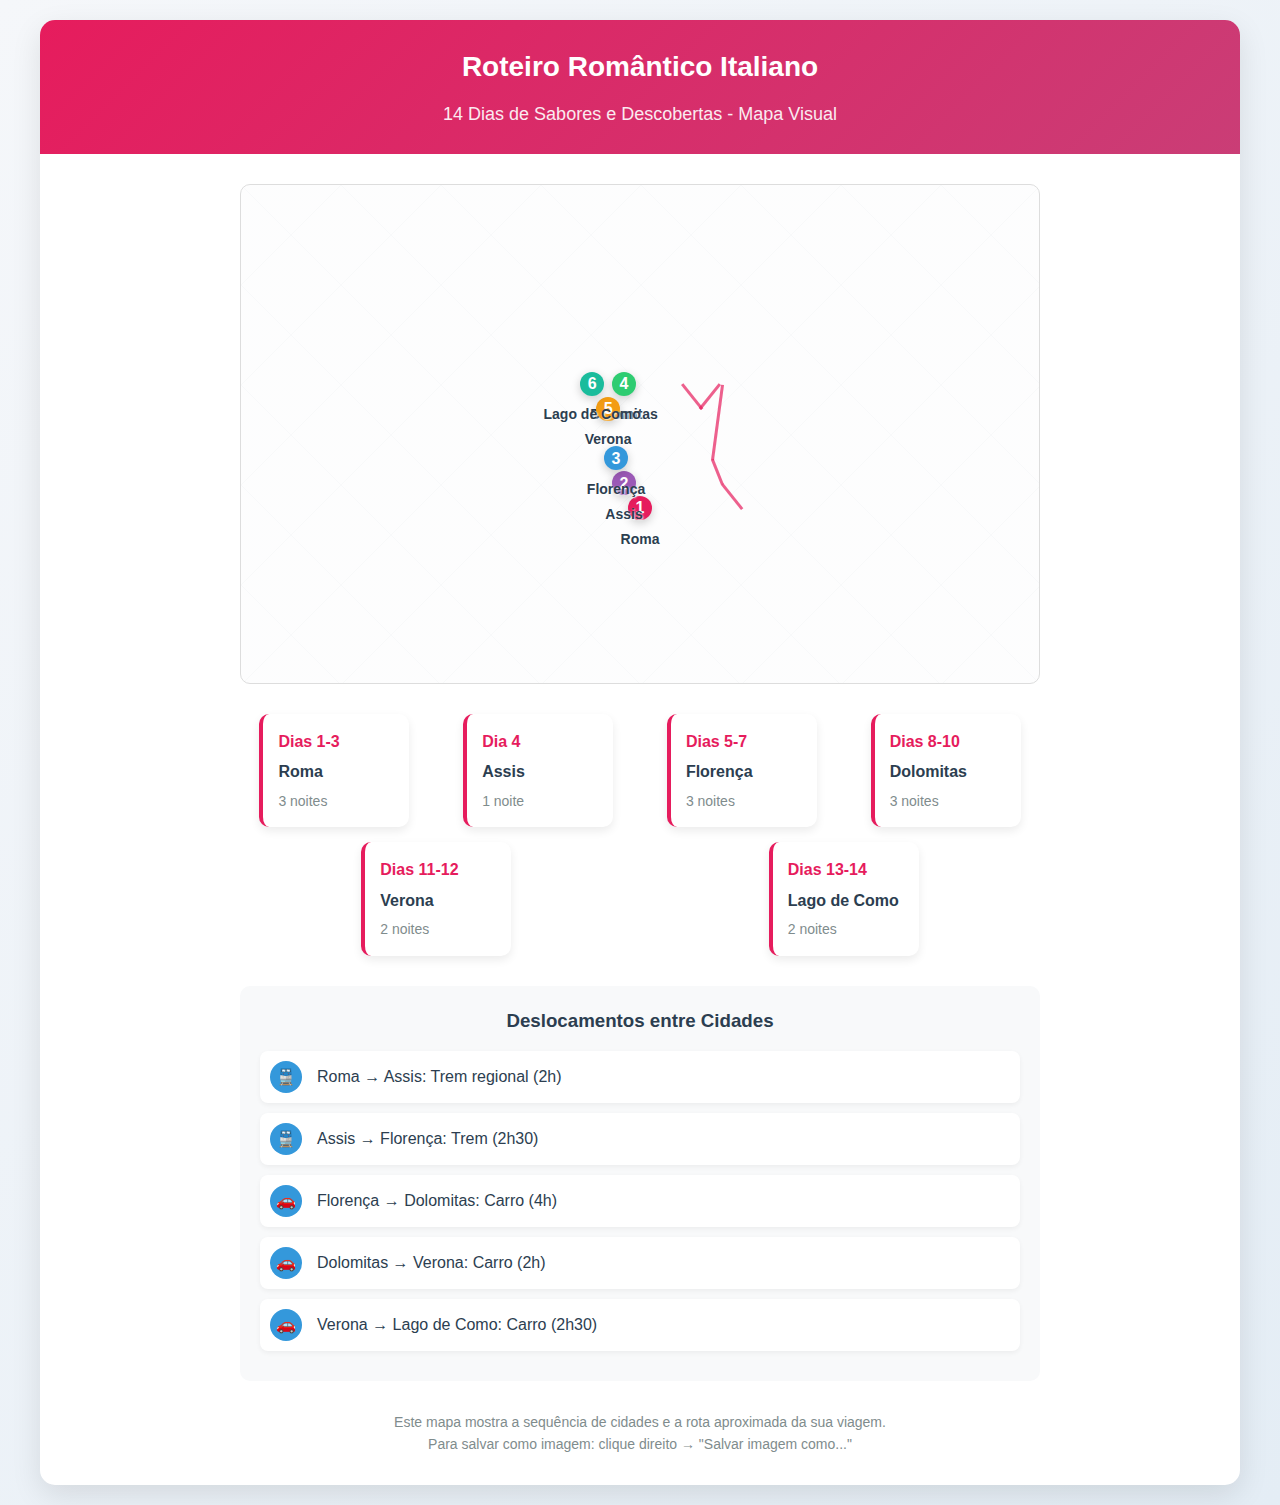
<file: italia/index.html>
<!DOCTYPE html>
<html lang="pt-br">
<head>
    <meta charset="UTF-8">
    <meta name="viewport" content="width=device-width, initial-scale=1.0">
    <title>Mapa do Roteiro Italiano</title>
    <style>
        * {
            margin: 0;
            padding: 0;
            box-sizing: border-box;
            font-family: 'Segoe UI', Tahoma, Geneva, Verdana, sans-serif;
        }
        
        body {
            background: linear-gradient(135deg, #f5f7fa 0%, #e4edf5 100%);
            color: #2c3e50;
            line-height: 1.6;
            padding: 20px;
            min-height: 100vh;
        }
        
        .container {
            max-width: 1200px;
            margin: 0 auto;
            background: white;
            border-radius: 15px;
            box-shadow: 0 10px 30px rgba(0, 0, 0, 0.1);
            overflow: hidden;
        }
        
        header {
            background: linear-gradient(135deg, #e61c5d 0%, #ca3d76 100%);
            color: white;
            padding: 25px;
            text-align: center;
        }
        
        h1 {
            font-size: 28px;
            margin-bottom: 10px;
        }
        
        .subtitle {
            font-size: 18px;
            opacity: 0.9;
        }
        
        .map-container {
            padding: 30px;
            display: flex;
            flex-direction: column;
            align-items: center;
        }
        
        .map {
            width: 100%;
            max-width: 800px;
            height: 500px;
            background: #f8f9fa;
            border-radius: 10px;
            position: relative;
            margin-bottom: 30px;
            border: 1px solid #ddd;
            overflow: hidden;
            background-image: linear-gradient(rgba(255, 255, 255, 0.7), rgba(255, 255, 255, 0.7)), 
                              url('data:image/svg+xml;utf8,<svg xmlns="http://www.w3.org/2000/svg" width="100" height="100" viewBox="0 0 100 100"><rect x="0" y="0" width="100" height="100" fill="%23f8f9fa"/><path d="M0,0L100,100M100,0L0,100" stroke="%23e9ecef" stroke-width="1"/></svg>');
        }
        
        .city {
            position: absolute;
            width: 24px;
            height: 24px;
            border-radius: 50%;
            display: flex;
            align-items: center;
            justify-content: center;
            color: white;
            font-weight: bold;
            box-shadow: 0 3px 10px rgba(0, 0, 0, 0.2);
            transform: translate(-50%, -50%);
            cursor: pointer;
        }
        
        .city::after {
            content: attr(data-name);
            position: absolute;
            bottom: -30px;
            left: 50%;
            transform: translateX(-50%);
            white-space: nowrap;
            font-size: 14px;
            font-weight: bold;
            color: #2c3e50;
            text-shadow: 1px 1px 2px white;
        }
        
        .city-rome {
            background-color: #e61c5d;
            top: 65%;
            left: 50%;
        }
        
        .city-assisi {
            background-color: #9b59b6;
            top: 60%;
            left: 48%;
        }
        
        .city-florence {
            background-color: #3498db;
            top: 55%;
            left: 47%;
        }
        
        .city-dolomites {
            background-color: #2ecc71;
            top: 40%;
            left: 48%;
        }
        
        .city-verona {
            background-color: #f39c12;
            top: 45%;
            left: 46%;
        }
        
        .city-como {
            background-color: #1abc9c;
            top: 40%;
            left: 44%;
        }
        
        .route {
            position: absolute;
            height: 3px;
            background: #e61c5d;
            transform-origin: 0 0;
            z-index: 1;
            opacity: 0.7;
        }
        
        .route-dashed {
            border-top: 2px dashed #3498db;
            background: transparent;
        }
        
        .days-info {
            display: flex;
            justify-content: space-around;
            flex-wrap: wrap;
            gap: 15px;
            width: 100%;
            max-width: 800px;
        }
        
        .day-card {
            background: white;
            border-radius: 10px;
            padding: 15px;
            width: 150px;
            box-shadow: 0 4px 10px rgba(0, 0, 0, 0.08);
            border-left: 4px solid #e61c5d;
        }
        
        .day-number {
            font-weight: bold;
            color: #e61c5d;
            margin-bottom: 5px;
        }
        
        .day-city {
            font-size: 16px;
            font-weight: bold;
            margin-bottom: 5px;
        }
        
        .day-nights {
            font-size: 14px;
            color: #7f8c8d;
        }
        
        .route-info {
            margin-top: 30px;
            background: #f8f9fa;
            padding: 20px;
            border-radius: 10px;
            width: 100%;
            max-width: 800px;
        }
        
        .route-info h3 {
            color: #2c3e50;
            margin-bottom: 15px;
            text-align: center;
        }
        
        .transport {
            display: flex;
            align-items: center;
            margin-bottom: 10px;
            padding: 10px;
            background: white;
            border-radius: 8px;
            box-shadow: 0 2px 5px rgba(0, 0, 0, 0.05);
        }
        
        .transport-icon {
            width: 32px;
            height: 32px;
            background: #3498db;
            border-radius: 50%;
            display: flex;
            align-items: center;
            justify-content: center;
            margin-right: 15px;
            color: white;
        }
        
        .instructions {
            margin-top: 30px;
            text-align: center;
            color: #7f8c8d;
            font-size: 14px;
        }
        
        @media (max-width: 768px) {
            .days-info {
                justify-content: center;
            }
            
            .day-card {
                width: 100%;
                max-width: 200px;
            }
        }
    </style>
</head>
<body>
    <div class="container">
        <header>
            <h1>Roteiro Romântico Italiano</h1>
            <p class="subtitle">14 Dias de Sabores e Descobertas - Mapa Visual</p>
        </header>
        
        <div class="map-container">
            <div class="map">
                <!-- Roma -->
                <div class="city city-rome" data-name="Roma">1</div>
                
                <!-- Assis -->
                <div class="city city-assisi" data-name="Assis">2</div>
                
                <!-- Florença -->
                <div class="city city-florence" data-name="Florença">3</div>
                
                <!-- Dolomitas -->
                <div class="city city-dolomites" data-name="Dolomitas">4</div>
                
                <!-- Verona -->
                <div class="city city-verona" data-name="Verona">5</div>
                
                <!-- Lago de Como -->
                <div class="city city-como" data-name="Lago de Como">6</div>
                
                <!-- Rotas -->
                <div class="route" id="route-1"></div>
                <div class="route" id="route-2"></div>
                <div class="route" id="route-3"></div>
                <div class="route" id="route-4"></div>
                <div class="route" id="route-5"></div>
            </div>
            
            <div class="days-info">
                <div class="day-card">
                    <div class="day-number">Dias 1-3</div>
                    <div class="day-city">Roma</div>
                    <div class="day-nights">3 noites</div>
                </div>
                
                <div class="day-card">
                    <div class="day-number">Dia 4</div>
                    <div class="day-city">Assis</div>
                    <div class="day-nights">1 noite</div>
                </div>
                
                <div class="day-card">
                    <div class="day-number">Dias 5-7</div>
                    <div class="day-city">Florença</div>
                    <div class="day-nights">3 noites</div>
                </div>
                
                <div class="day-card">
                    <div class="day-number">Dias 8-10</div>
                    <div class="day-city">Dolomitas</div>
                    <div class="day-nights">3 noites</div>
                </div>
                
                <div class="day-card">
                    <div class="day-number">Dias 11-12</div>
                    <div class="day-city">Verona</div>
                    <div class="day-nights">2 noites</div>
                </div>
                
                <div class="day-card">
                    <div class="day-number">Dias 13-14</div>
                    <div class="day-city">Lago de Como</div>
                    <div class="day-nights">2 noites</div>
                </div>
            </div>
            
            <div class="route-info">
                <h3>Deslocamentos entre Cidades</h3>
                
                <div class="transport">
                    <div class="transport-icon">🚆</div>
                    <div>Roma → Assis: Trem regional (2h)</div>
                </div>
                
                <div class="transport">
                    <div class="transport-icon">🚆</div>
                    <div>Assis → Florença: Trem (2h30)</div>
                </div>
                
                <div class="transport">
                    <div class="transport-icon">🚗</div>
                    <div>Florença → Dolomitas: Carro (4h)</div>
                </div>
                
                <div class="transport">
                    <div class="transport-icon">🚗</div>
                    <div>Dolomitas → Verona: Carro (2h)</div>
                </div>
                
                <div class="transport">
                    <div class="transport-icon">🚗</div>
                    <div>Verona → Lago de Como: Carro (2h30)</div>
                </div>
            </div>
            
            <div class="instructions">
                <p>Este mapa mostra a sequência de cidades e a rota aproximada da sua viagem.</p>
                <p>Para salvar como imagem: clique direito → "Salvar imagem como..."</p>
            </div>
        </div>
    </div>

    <script>
        // Conectar as cidades com linhas
        document.addEventListener('DOMContentLoaded', function() {
            // Coordenadas dos elementos (ajustadas para o layout)
            const cities = {
                rome: { x: 500, y: 325 },
                assisi: { x: 480, y: 300 },
                florence: { x: 470, y: 275 },
                dolomites: { x: 480, y: 200 },
                verona: { x: 460, y: 225 },
                como: { x: 440, y: 200 }
            };
            
            // Desenhar rotas
            drawRoute('route-1', cities.rome, cities.assisi);
            drawRoute('route-2', cities.assisi, cities.florence);
            drawRoute('route-3', cities.florence, cities.dolomites);
            drawRoute('route-4', cities.dolomites, cities.verona);
            drawRoute('route-5', cities.verona, cities.como);
            
            function drawRoute(routeId, start, end) {
                const route = document.getElementById(routeId);
                const dx = end.x - start.x;
                const dy = end.y - start.y;
                const length = Math.sqrt(dx * dx + dy * dy);
                const angle = Math.atan2(dy, dx) * 180 / Math.PI;
                
                route.style.width = length + 'px';
                route.style.left = start.x + 'px';
                route.style.top = start.y + 'px';
                route.style.transform = 'rotate(' + angle + 'deg)';
            }
        });
    </script>
</body>
</html>
</file>
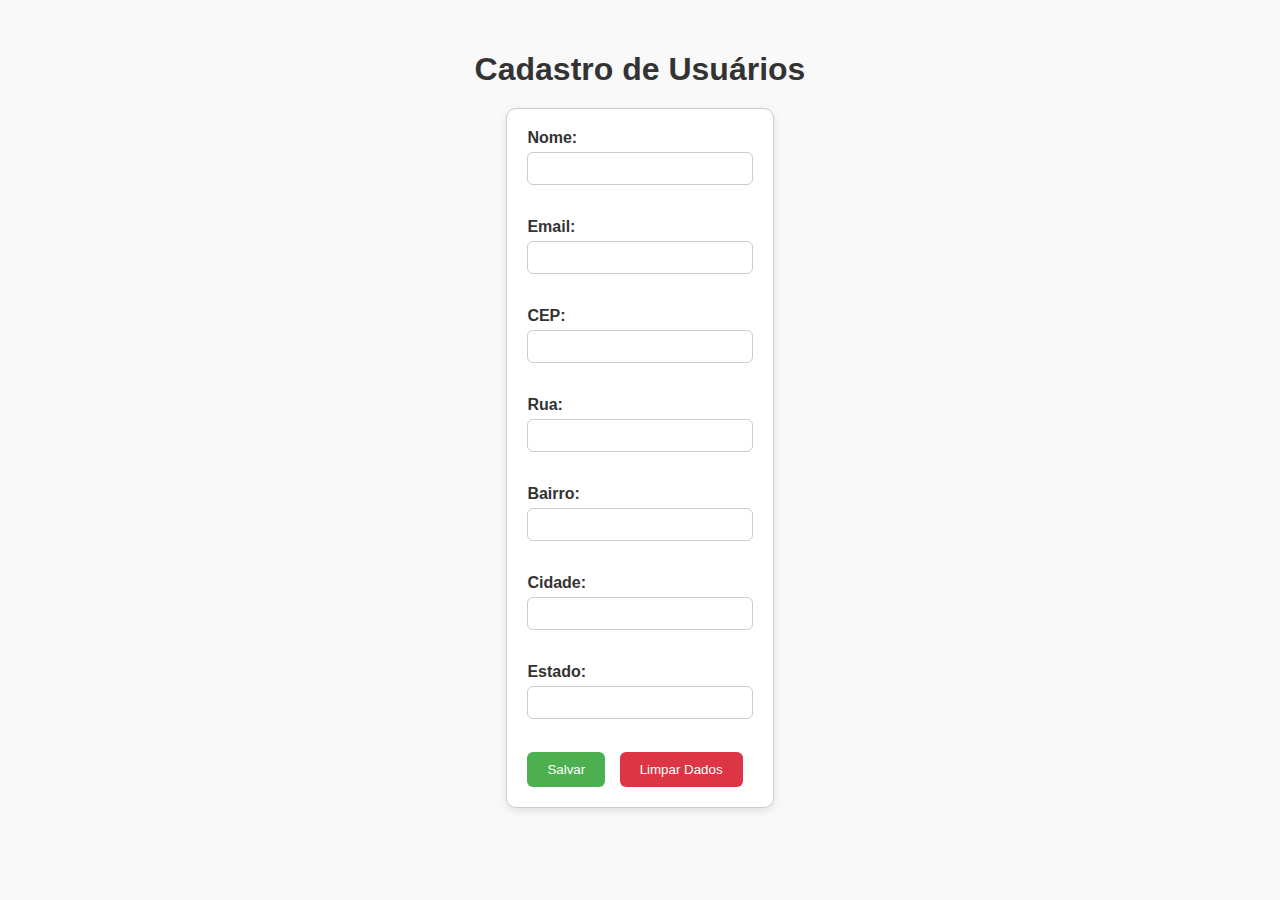
<file: Finalizados/cadastroUsuario/index.html>
<!DOCTYPE html>
<html lang="pt-BR">
<head>
    <meta charset="UTF-8">
    <meta name="viewport" content="width=device-width, initial-scale=1.0">
    <title>Cadastro de Usuários</title>
    <link rel="stylesheet" href="styles.css"
</head>
<body>
    <h1>Cadastro de Usuários</h1>

    <form id="cadastroForm">
    
        <label for="nome">Nome:</label>
        <input type="text" id="nome" name="nome" required><br><br>

        <label for="email">Email:</label>
        <input type="email" id="email" name="email" required><br><br>

        <label for="cep">CEP:</label>
        <input type="text" id="cep" name="cep" maxlength="8" required><br><br>

        <label for="rua">Rua:</label>
        <input type="text" id="rua" name="rua" required><br><br>

        <label for="bairro">Bairro:</label>
        <input type="text" id="bairro" name="bairro" required><br><br>

        <label for="">Cidade:</label>
        <input type="text" id="cidade" name="cidade" required><br><br>

        <label for="estado">Estado:</label>
        <input type="text" id="estado" name="estado" required><br><br>

        <button type="submit">Salvar</button>
        <button type="button" id="limparBtn">Limpar Dados</button>
    </form>

    <div id="notificacoes"></div>

    <script src="scripts.js"></script>
    
</body>
</html>
</file>
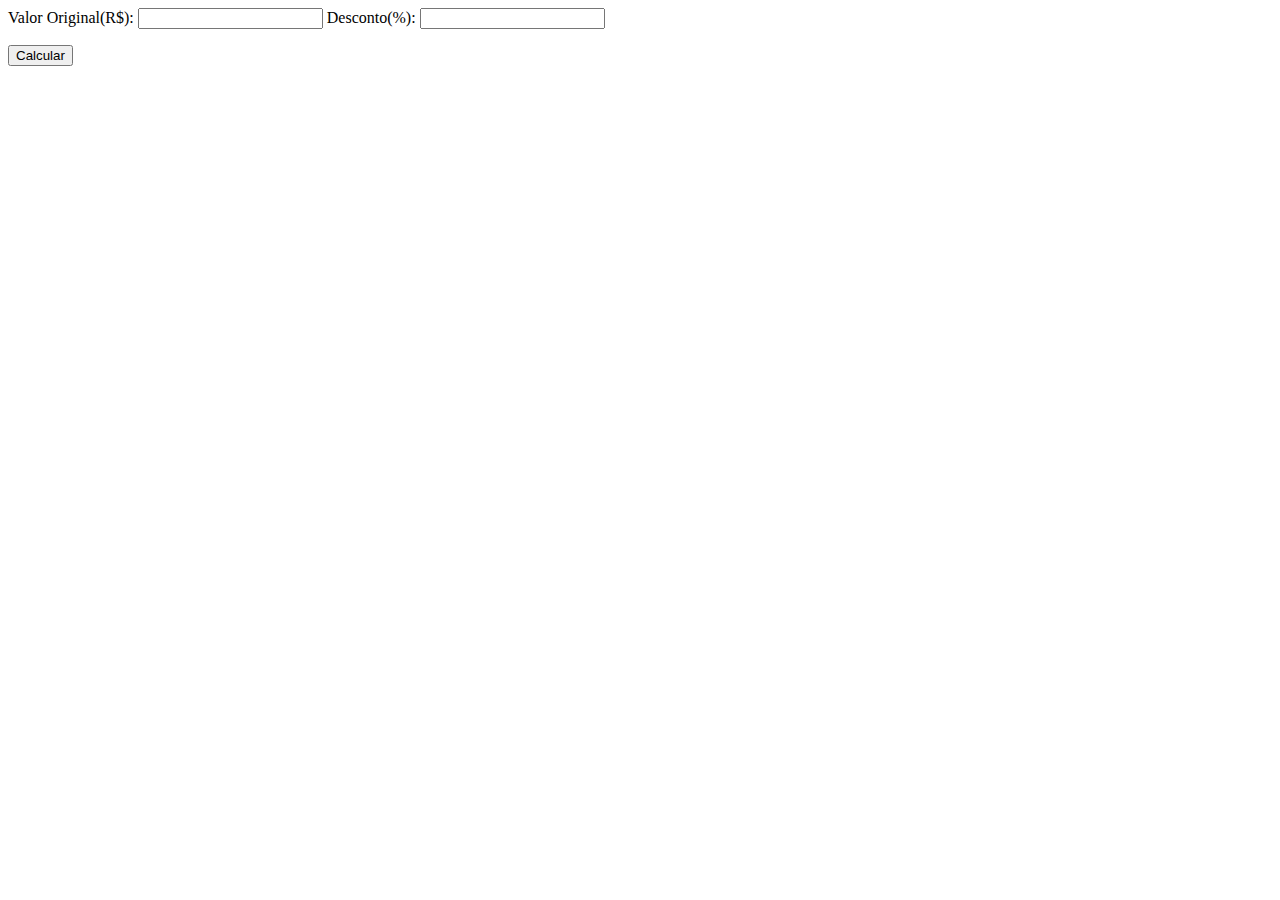
<file: Finalizados/calculadoraDesconto/index.html>
<!DOCTYPE html>
<html lang="pt-BR">
<head>
    <meta charset="UTF-8">
    <meta name="viewport" content="width=device-width, initial-scale=1.0">
    <title>Document</title>
    <script src="calculadora.js"></script>
</head>
<body>
    <label for="valor">Valor Original(R$): </label>
    <input type="number" id="valor" >

    <label for="desconto">Desconto(%): </label>
    <input type="number" id="desconto" >

    <p id="resultado"></p>

    <button onclick="calcularDesconto()">Calcular</button>
</body>
</html>
</file>
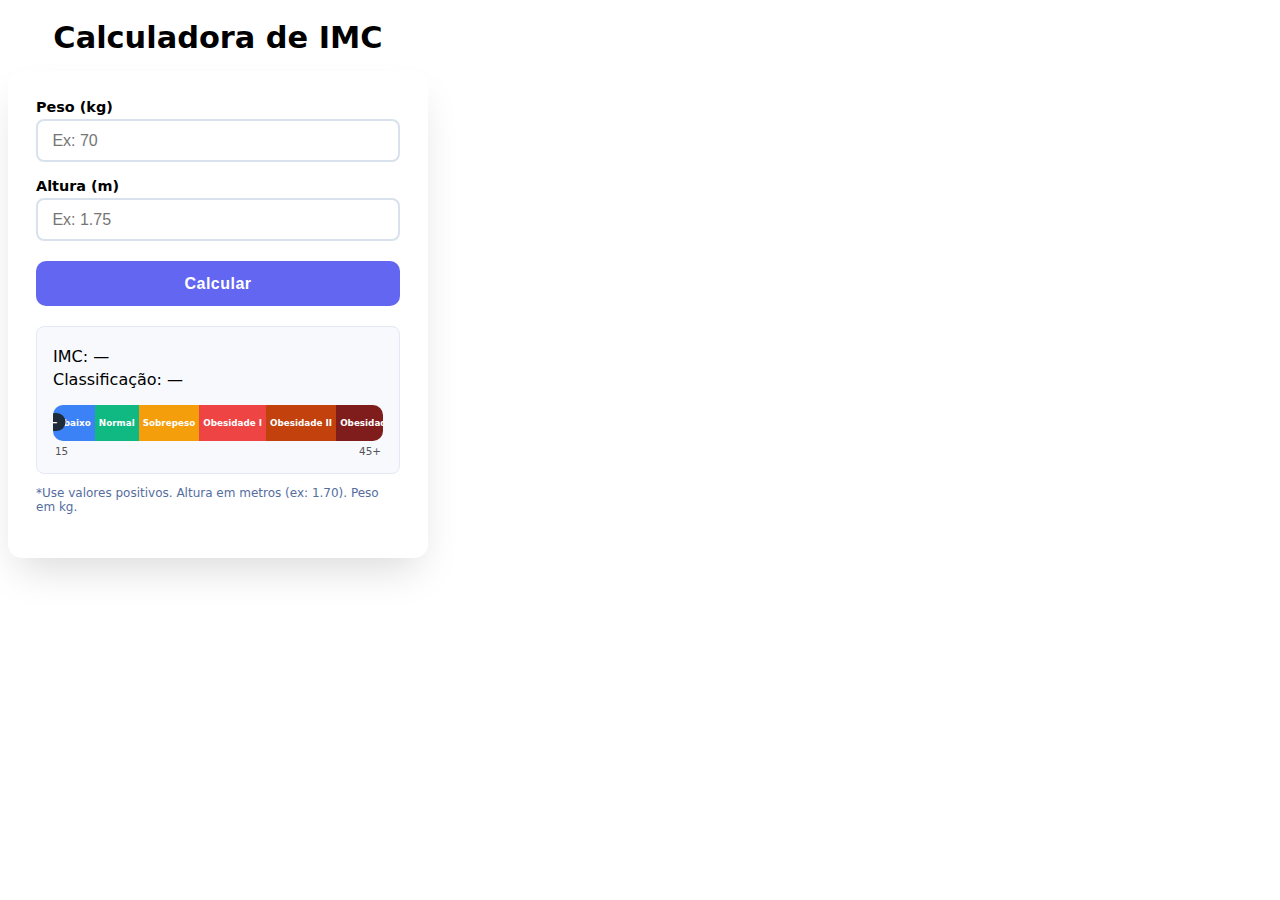
<file: Finalizados/calculadoraIMC/index.html>
<!DOCTYPE html>
<html lang="pt-BR">
<head>
  <meta charset="UTF-8" />
  <meta name="viewport" content="width=device-width, initial-scale=1.0"/>
  <title>Calculadora de IMC</title>
  <link rel="stylesheet" href="style.css" />
</head>
<body>
    <main class="container">
        <h1>Calculadora de IMC</h1>

        <div class="card">
            <div class="input-group">
                <label for="peso">Peso (kg)</label>
                <input type="number" id="peso" placeholder="Ex: 70" step="0.1" min="0" />
            </div>

            <div class="input-group">
                <label for="altura">Altura (m)</label>
                <input type="number" id="altura" placeholder="Ex: 1.75" step="0.01" min="0" />
            </div>

            <button id="calcular">Calcular</button>

            <div class="resultado">
                <p id="valor-imc">IMC: —</p>
                <p id="classificacao">Classificação: —</p>

                <!-- Barra visual de IMC -->
                <div class="barra-container">
                    <div class="barra-imc">
                        <div class="segmento abaixo" title="Abaixo do peso">Abaixo</div>
                        <div class="segmento normal" title="Peso normal">Normal</div>
                        <div class="segmento sobrepeso" title="Sobrepeso">Sobrepeso</div>
                        <div class="segmento obesidade1" title="Obesidade grau I">Obesidade I</div>
                        <div class="segmento obesidade2" title="Obesidade grau II">Obesidade II</div>
                        <div class="segmento obesidade3" title="Obesidade grau III">Obesidade III</div>
                        <div class="marcador" id="marcador">
                            <div class="seta"></div>
                            <div class="valor" id="marcador-text">—</div>
                        </div>
                    </div>
                    <div class="legenda-pequena">
                        <span>15</span>
                        <span>45+</span>
                    </div>
                </div>
            </div>

            <p class="nota">
                *Use valores positivos. Altura em metros (ex: 1.70). Peso em kg.
            </p>
        </div>
    </main>

    <script src="script.js"></script>
</body>
</html>
</file>
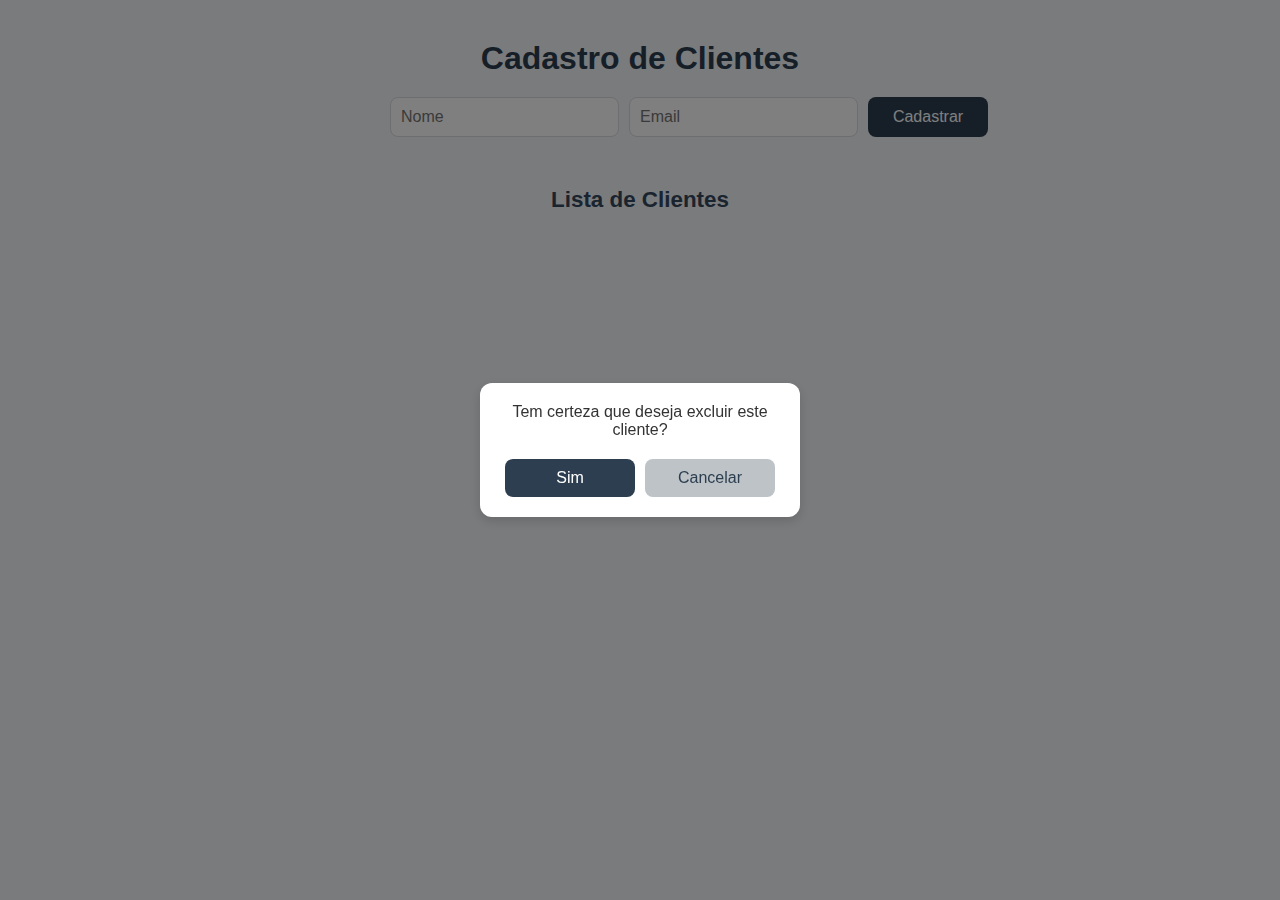
<file: Finalizados/crud-clientes/index.html>
<!DOCTYPE html>
<html lang="pt-BR">
<head>
  <meta charset="UTF-8">
  <title>Cadastro de Clientes</title>
  <link rel="stylesheet" href="styles.css">
</head>
<body>
  <h1>Cadastro de Clientes</h1>

  <form id="clienteForm">
    <input type="text" id="nome" placeholder="Nome" required>
    <input type="email" id="email" placeholder="Email" required>
    <button type="submit">Cadastrar</button>
  </form>

  <h2>Lista de Clientes</h2>
  <ul id="clientesList"></ul>

  <!-- Modal de confirmação -->
  <div id="modalConfirm" class="modal">
    <div class="modal-content">
      <p>Tem certeza que deseja excluir este cliente?</p>
      <div class="modal-buttons">
        <button id="btnConfirm">Sim</button>
        <button id="btnCancel">Cancelar</button>
      </div>
    </div>
  </div>

  <script type="module" src="js/app.js"></script>
</body>
</html>
</file>
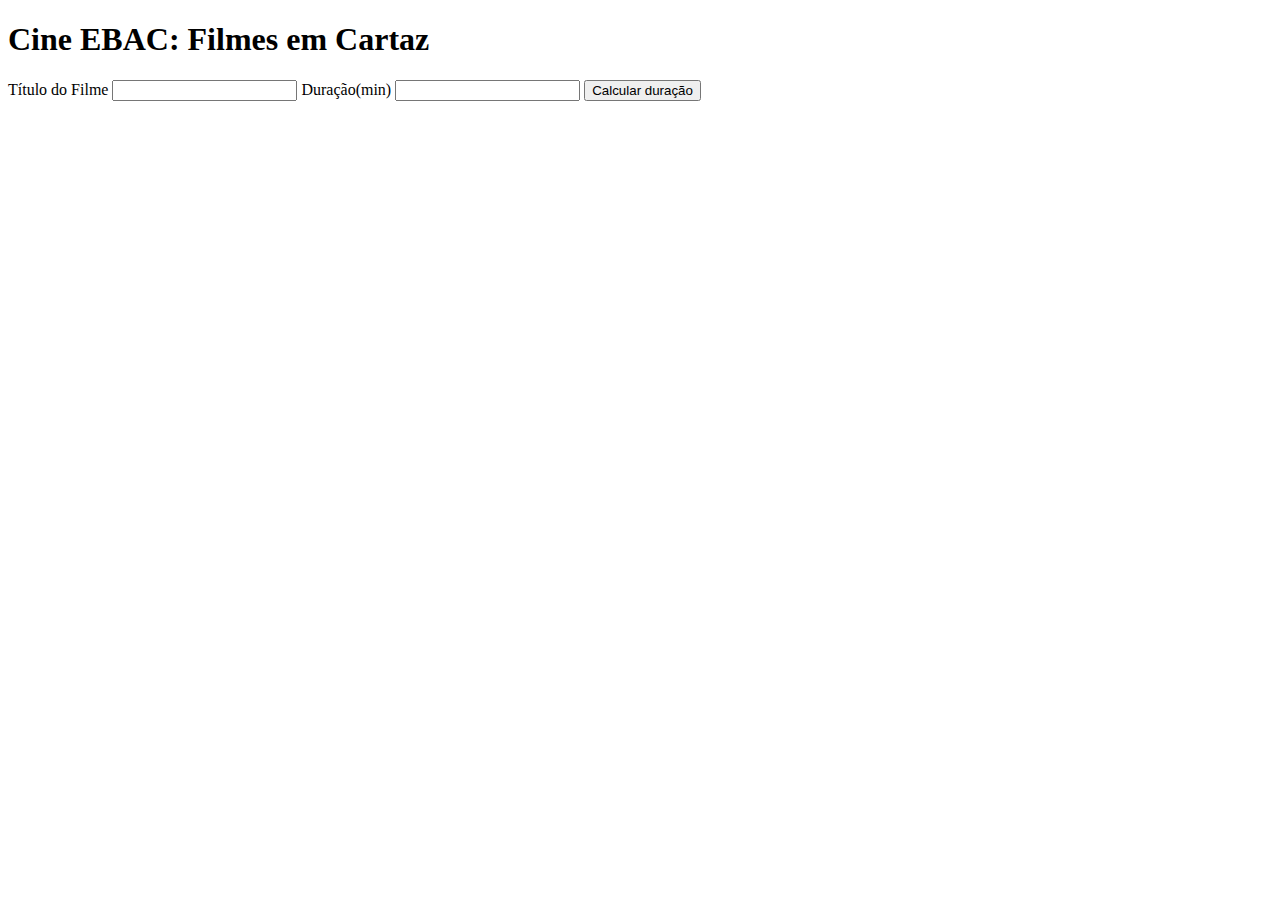
<file: Finalizados/nomeeduracaofilme/index.html>
<!DOCTYPE html>
<html lang="pt-BR">
<head>
    <meta charset="UTF-8">
    <meta name="viewport" content="width=device-width, initial-scale=1.0">
    <title>Document</title>
    <script src="exemplo.js"></script>
</head>
<body>
    <h1>Cine EBAC: Filmes em Cartaz</h1>
    <label for="titulo">Título do Filme</label>
    <input type="text" id="titulo">
    <label for="duracao">Duração(min)</label>
    <input type="text" id="duracao">

    <button onclick="algoritmo()" >Calcular duração</button>
    <h2 id="titulosaida"></h2>
    <h3 id="duracaosaida"></h3>
</body>
</html>
</file>
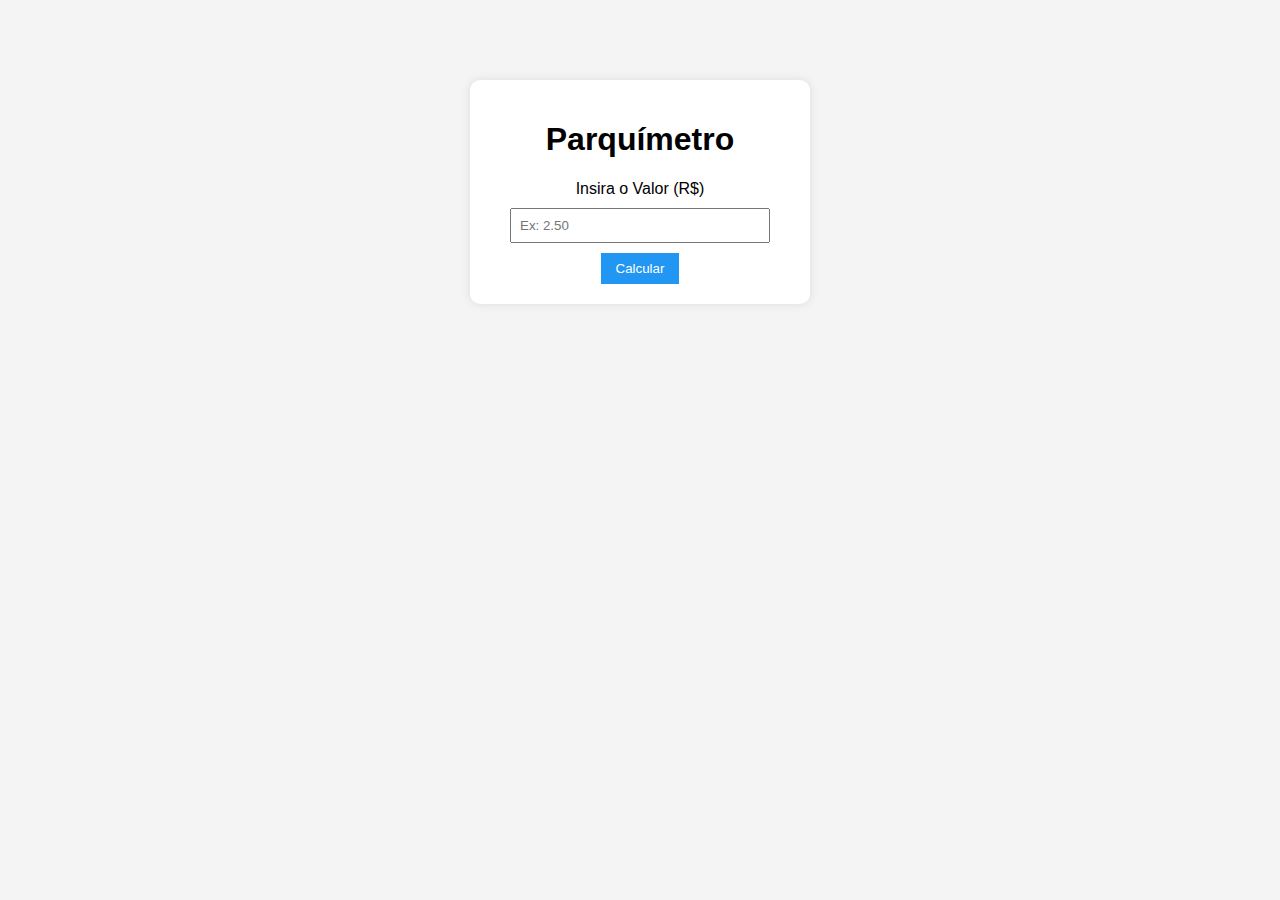
<file: Finalizados/parquimetro/index.html>
<!DOCTYPE html>
<html lang="pt-BR">
<head>
    <meta charset="UTF-8">
    <meta name="viewport" content="width=device-width, initial-scale=1.0">
    <title>Parquímetro</title>
    <link rel="stylesheet" href="style.css">
</head>
<body>
    <div class="container">
        <h1>Parquímetro</h1>
        <label for="valor">Insira o Valor (R$)</label>
        <input type="number" id="valor" min="0" step="0.01" placeholder="Ex: 2.50">
        <button id="btnCalcular">Calcular</button>
        <div id="resultado"></div>
    </div>

    <script src="scripts.js"></script> 
</body>
</html>
</file>
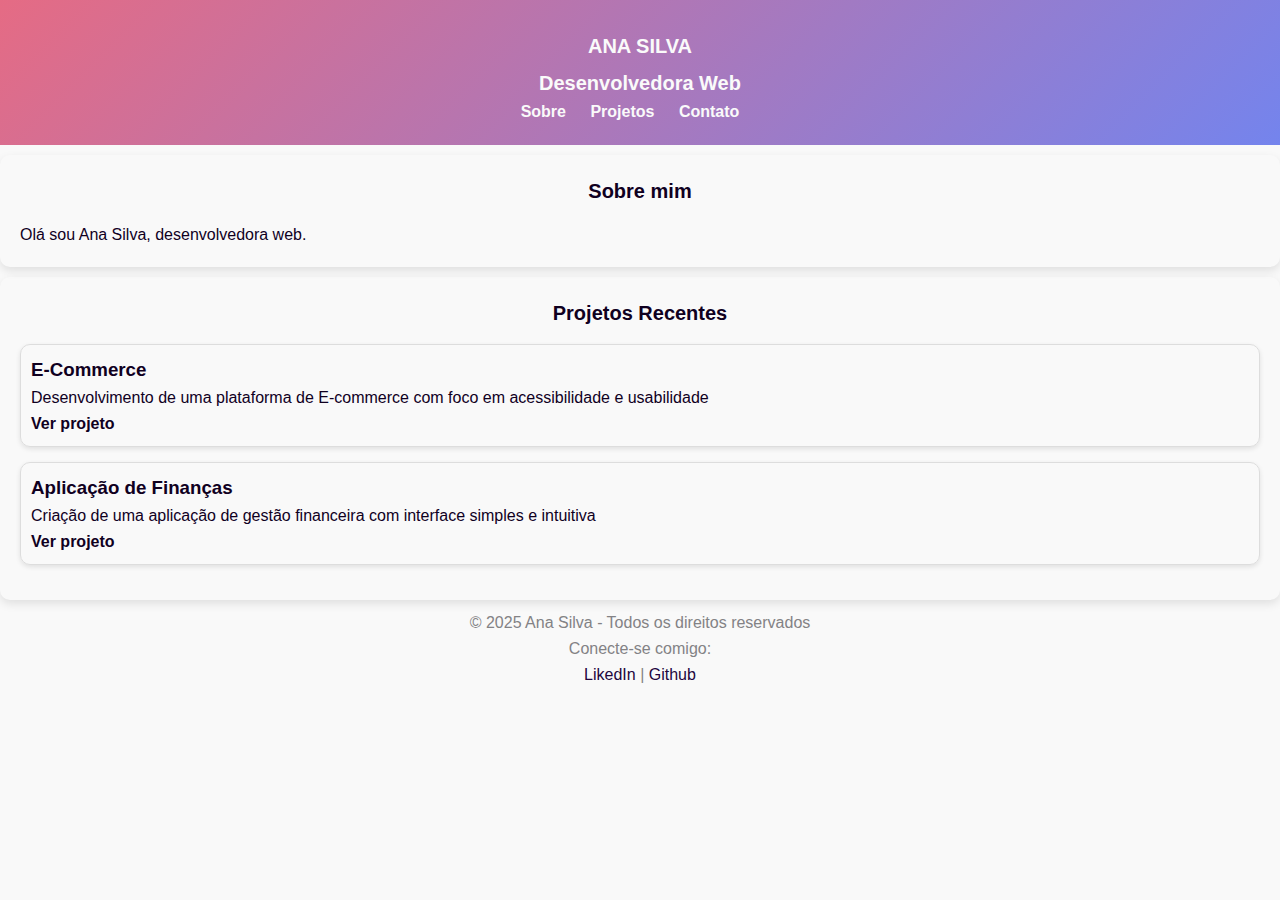
<file: Finalizados/portfólio/index.html>
<!DOCTYPE html>
<html lang="pt-BR">
<head>
    <meta charset="UTF-8">
    <meta name="viewport" content="width=device-width, initial-scale=1.0">
    <title>Portfólio - Ana Silva</title>
    <link rel="stylesheet" href="estilos.css">
</head>
<body>
    <!-- Cabeçalho-->
     <header>
        <h1>
            ANA SILVA
            <p>Desenvolvedora Web</p>
        </h1>
     
     <!-- Navegação-->
      <nav>
        <ul>
            <li><a href="">Sobre</a></li>
            <li><a href="">Projetos</a></li>
            <li><a href="contato.html">Contato</a></li>
        </ul>
      </nav>
      </header>
      <!-- Conteúdo Principal-->
       <main>

       </main>
       <!-- Seção Sobre-->
        <section>
            <h2>Sobre mim</h2>
                <p>Olá sou Ana Silva, desenvolvedora web.</p>
        </section>
        <!-- Seção Projetos-->
           <section>
            <h2>Projetos Recentes</h2>

                <article>
                    <h3>E-Commerce</h3>
                    <p>Desenvolvimento de uma plataforma de E-commerce com foco em acessibilidade e usabilidade</p>
                    <a href="">Ver projeto</a>
                </article>

                <article>
                    <h3>Aplicação de Finanças</h3>
                    <p>Criação de uma aplicação de gestão financeira com interface simples e intuitiva</p>
                    <a href="">Ver projeto</a>
                </article>
                
        </section>
         <!-- Rodapé-->
          <footer>
            <p>&copy; 2025 Ana Silva - Todos os direitos reservados</p>
            <p>Conecte-se comigo:</p>
            <a href="">LikedIn</a> |
            <a href="">Github</a> 
          </footer>
</body>
</html>
</file>
<file: Finalizados/cadastroUsuario/styles.css>
/* ======= ESTILO BASE ======= */
body {
  font-family: Arial, sans-serif;
  margin: 30px;
  background: #f9f9f9;


/* Centralização com Flexbox */
  display: flex;
  justify-content: center;
  align-items: center;
  flex-direction: column;
}

h1 {
  margin-bottom: 20px;
  color: #333;
}

form {
  max-width: 400px;
  padding: 20px;
  border: 1px solid #ccc;
  border-radius: 10px;
  background: white;
  box-shadow: 0px 3px 8px rgba(0,0,0,0.1);
}

label {
  display: block;
  margin-bottom: 5px;
  font-weight: 700 !important;
  color: #333;
}

input {
  width: 100%;
  padding: 8px;
  margin-bottom: 15px;
  box-sizing: border-box;
  border: 1px solid #ccc;
  border-radius: 6px;
}

button {
  padding: 10px 20px;
  margin-right: 10px;
  background: #4CAF50;
  color: white;
  border: none;
  border-radius: 6px;
  cursor: pointer;
  transition: background 0.3s ease;
}

button:hover {
  background: #45a049;
}

#limparBtn {
  background: #dc3545;
}

#limparBtn:hover {
  background: #c82333;
}

/* ======= NOTIFICAÇÕES FLUTUANTES (TOASTS) ======= */
#notificacoes {
  position: fixed;
  top: 20px;
  right: 20px;
  z-index: 9999;
  display: flex;
  flex-direction: column;
  gap: 10px; /* Espaço entre os toasts (empilháveis) */
}

.toast {
  background: #333;
  color: white;
  padding: 12px 20px;
  border-radius: 8px;
  opacity: 0;
  transform: translateX(100%);
  transition: all 0.5s ease;
  font-size: 14px;
  min-width: 220px;
  max-width: 300px;
  box-shadow: 0px 3px 8px rgba(0,0,0,0.3);
  word-wrap: break-word;
}

.toast.mostrar {
  opacity: 1;
  transform: translateX(0);
}

/* Cores por tipo */
.toast.success { background: #28a745; }   /* Verde */
.toast.error { background: #dc3545; }     /* Vermelho */
.toast.info { background: #17a2b8; }      /* Azul */
.toast.warning { background: #ffc107; color: black; } /* Amarelo */
</file>
<file: Finalizados/calculadoraIMC/style.css>
:root {
    --bg:#f0f4f8;
    --card:#ffffff;
    --radius:14px;
    --shadow:0 20px 40px -10px rgba(0,0,0,0.15);
    --accent:#6366f1;
    --transition:.3s cubic-bezier(.4,.2,.2,.1);
    --radius-sm:8px;
    font-family: system-ui, -apple-system, BlinkMacSystemFont, 'Segoe UI', Roboto, 'Helvetica Neue', Arial, sans-serif;
}

body: {
    margin:0
    background: linear-gradient(135deg,#e2ecff 0%, #f0f4f8 80%);
    min-height:100vh;
    display:flex;
    align-items:center;
    justify-content:center;
    padding:1rem;
    color:#1f2d3a;
}

.container {
    width: 100%;
    max-width: 420px;
}

h1 {
    text-align: center;
    margin-bottom: 1rem;
    font-size: 1.9rem;
    
}

.card {
    background: var(--card);
    padding: 1.75rem 1.75rem 2rem;
    border-radius: var(--radius);
    box-shadow: var(--shadow);
    position: relative;
    overflow: hidden;
    transition: var(--transition);
}

.input-group {
    margin-bottom: 1rem;
    display: flex;
    flex-direction: column;
}

label {
    font-size: .9rem;
    margin-bottom: .25rem;
    font-weight: 600;
}

input {
    padding: .65rem .9rem;
    font-size: 1rem;
    border: 2px solid #d9e2ec;
    border-radius: var(--radius-sm);
    outline: none;
    transition: var(--transition);
}   

input:focus {
    border-color: var(--accent);
    box-shadow: 0 0 0 3px rgba(99,102,241,.25);
}

button {
    width: 100%;
    padding: .85rem;
    border: none;
    background: var(--accent);
    color:#fff;
    font-size:1rem;
    font-weight:600;
    border-radius:10px;
    cursor:pointer;
    margin-top:.25rem;
    letter-spacing:.5px;
    transition: var(--transition);
    position:relative;
    overflow:hidden;
}

button:hover {
  filter:brightness(1.05);
}

button:active {
  transform:scale(.98);
}

.resultado {
  margin-top:1.25rem;
  padding:1rem;
  background: #f7f9fc;
  border-radius:8px;
  border:1px solid #e3e9f4;
}

.resultado p {
  margin:4px 0;
  font-size:1rem;
}

.nota {
  font-size:.75rem;
  margin-top:0.75rem;
  color:#556d9f;
}

.classificacao-below {
  color:#2563eb;
  font-weight:700;
}

.classificacao-normal {
  color:#16a34a;
  font-weight:700;
}

.classificacao-over {
  color:#d97706;
  font-weight:700;
}

.classificacao-obesity {
  color:#b91c1c;
  font-weight:700;
}
.barra-container {
  margin-top:1rem;
}

.barra-imc {
  position: relative;
  display: flex;
  height: 36px;
  border-radius: 10px;
  overflow: hidden;
  font-size: 0.55rem;
  user-select: none;
  box-shadow: inset 0 0 8px rgba(0,0,0,0.05);
}

.segmento {
  display: flex;
  align-items: center;
  justify-content: center;
  padding: 0 4px;
  font-weight: 600;
  text-align: center;
  white-space: nowrap;
  color: #fff;
}

/* larguras proporcionais à escala 15–45 (total 30): */
.segmento.abaixo { flex: 3.5; background: #3b82f6; }       /* 3.5 */
.segmento.normal { flex: 6.5; background: #10b981; }      /* 6.5 */
.segmento.sobrepeso { flex: 5; background: #f59e0b; }     /* 5 */
.segmento.obesidade1 { flex: 5; background: #ef4444; }    /* 5 */
.segmento.obesidade2 { flex: 5; background: #c2410c; }    /* 5 */
.segmento.obesidade3 { flex: 5; background: #7f1d1d; }    /* 5 */

.marcador {
  position: absolute;
  top: -6px;
  left: 0;
  transform: translateX(-50%);
  display: flex;
  flex-direction: column;
  align-items: center;
  pointer-events: none;
  transition: left .4s ease;
}

.seta {
  width: 0;
  height: 0;
  border-left: 8px solid transparent;
  border-right: 8px solid transparent;
  border-top: 10px solid #1f2d3a;
  margin-bottom: 4px;
}

.valor {
  background: #1f2d3a;
  color: #fff;
  padding: 4px 8px;
  border-radius: 999px;
  font-size: 0.55rem;
  font-weight: 600;
  white-space: nowrap;
}

/* pequenas legendas de escala (mínimo e máximo) */
.legenda-pequena {
  display: flex;
  justify-content: space-between;
  font-size: 0.65rem;
  margin-top: 4px;
  padding: 0 2px;
  color: #555;
}
</file>
<file: Finalizados/parquimetro/style.css>
body {
    font-family: Arial, Helvetica, sans-serif;
    background-color: #f4f4f4;
}

.container {
    background: white;
    width: 300px;
    margin: 80px auto;
    padding: 20px;
    text-align: center;
    border-radius: 10px;
    box-shadow: 0 0 10px rgba(0, 0, 0, 0.1);
}

input {
    padding: 8px;
    margin: 10px 0;
    width: 80%;

}

button {
    padding: 8px 15px;
    background-color: #2196f3;
    border: none;
    color: white;
    cursor: pointer;
}

button:hover {
    background-color: #0b7dda;
}
</file>
<file: Finalizados/portfólio/estilos.css>
* {
    margin: 0;
    padding: 0;
    box-sizing: border-box;
}

body {
    font-family: 'Roboto', sans-serif;
    line-height: 1.6;
    color: #10001f;
    background-color: #f9f9f9;
}

header {
    padding: 20px;
    background: linear-gradient(135deg, #e56b84, #7484ed);
    color: #fafafa;
    text-align: center;
}

header h1 {
    font-size: 20px;
    margin-top: 10px;
}

header p {
    font-size: 20px;
    margin-top: 5px;
}

header nav ul li {
    display: inline;
    margin-right: 20px;
}

header nav ul li a {
color: #fafafa;
text-decoration: none;
font-weight: bold;

}

section {
    padding: 20px;
    margin: 10px auto;
    box-shadow: 0 4px 10px rgba(0, 0, 0, 0.1);
    border-radius: 10px;
}

section h2 {
    text-align: center;
    margin-bottom: 15px;
    font-size: 20px;
}

article {
    margin-bottom: 15px;
    padding: 10px;
    border: 1px solid #ddd;
    border-radius: 10px;
    box-shadow: 0 2px 5px rgba(0, 0, 0, 0.1);
}

article a {
    text-decoration: none;
    font-weight: bold;
    color: #10001f;
}

article a:hover {
    color: #007aff;
}

footer {
    color: #838285;
    text-align: center;
}

footer a {
    text-decoration: none;
    color: #22053d;
}

footer a:hover {
    text-decoration: underline;
}
</file>
<file: Finalizados/crud-clientes/styles.css>
/* === Reset básico === */
* {
  margin: 0;
  padding: 0;
  box-sizing: border-box;
  font-family: "Segoe UI", Tahoma, Geneva, Verdana, sans-serif;
}

body {
  background-color: #f5f6fa;
  color: #333;
  display: flex;
  flex-direction: column;
  align-items: center;
  padding: 40px;
}

/* === Títulos === */
h1 {
  font-size: 2rem;
  margin-bottom: 20px;
  color: #2c3e50;
}

h2 {
  margin-top: 30px;
  margin-bottom: 10px;
  font-size: 1.4rem;
  color: #34495e;
}

/* === Formulário === */
form {
  display: flex;
  gap: 10px;
  margin-bottom: 20px;
  width: 100%;
  max-width: 500px;
}

input {
  flex: 1;
  padding: 10px;
  border: 1px solid #dcdde1;
  border-radius: 8px;
  font-size: 1rem;
}

/* === Botões padrão === */
button {
  background-color: #2c3e50;
  color: #fff;
  border: none;
  padding: 10px 16px;
  border-radius: 8px;
  font-size: 1rem;
  cursor: pointer;
  transition: background 0.2s;
  min-width: 120px; /* largura mínima igual para todos */
  text-align: center;
}

button:hover {
  background-color: #34495e;
}

/* === Lista de clientes === */
ul {
  list-style: none;
  width: 100%;
  max-width: 500px;
  padding: 0;
}

li {
  background: #fff;
  padding: 12px 16px;
  margin-bottom: 10px;
  border-radius: 10px;
  box-shadow: 0 2px 6px rgba(0, 0, 0, 0.1);

  display: flex;
  justify-content: space-between;
  align-items: center; /* centraliza verticalmente */
}

li button {
  background-color: #e74c3c;
  font-size: 0.9rem;
  padding: 10px;
}

li button:hover {
  background-color: #c0392b;
}

/* === Modal === */
.modal {
  display: none;
  position: fixed;
  z-index: 1000;
  left: 0;
  top: 0;
  width: 100%;
  height: 100%;
  background-color: rgba(0,0,0,0.5);

  display: flex;
  align-items: center;
  justify-content: center;
}

.modal-content {
  background-color: #fff;
  padding: 20px;
  border-radius: 12px;
  width: 320px;
  text-align: center;
  box-shadow: 0 4px 12px rgba(0,0,0,0.15);

  animation: fadeIn 0.3s ease;
}

.modal-content p {
  font-size: 1rem;
  margin-bottom: 20px;
}

.modal-buttons {
  display: flex;
  justify-content: space-around;
}

.modal-buttons button {
  flex: 1;
  margin: 0 5px;
}

.modal-buttons #btnConfirm {
  background-color: #2c3e50;
}

.modal-buttons #btnConfirm:hover {
  background-color: #34495e;
}

.modal-buttons #btnCancel {
  background-color: #bdc3c7;
  color: #2c3e50;
}

.modal-buttons #btnCancel:hover {
  background-color: #95a5a6;
}

/* === Animação do modal === */
@keyframes fadeIn {
  from { opacity: 0; transform: translateY(-10px); }
  to { opacity: 1; transform: translateY(0); }
}
</file>
